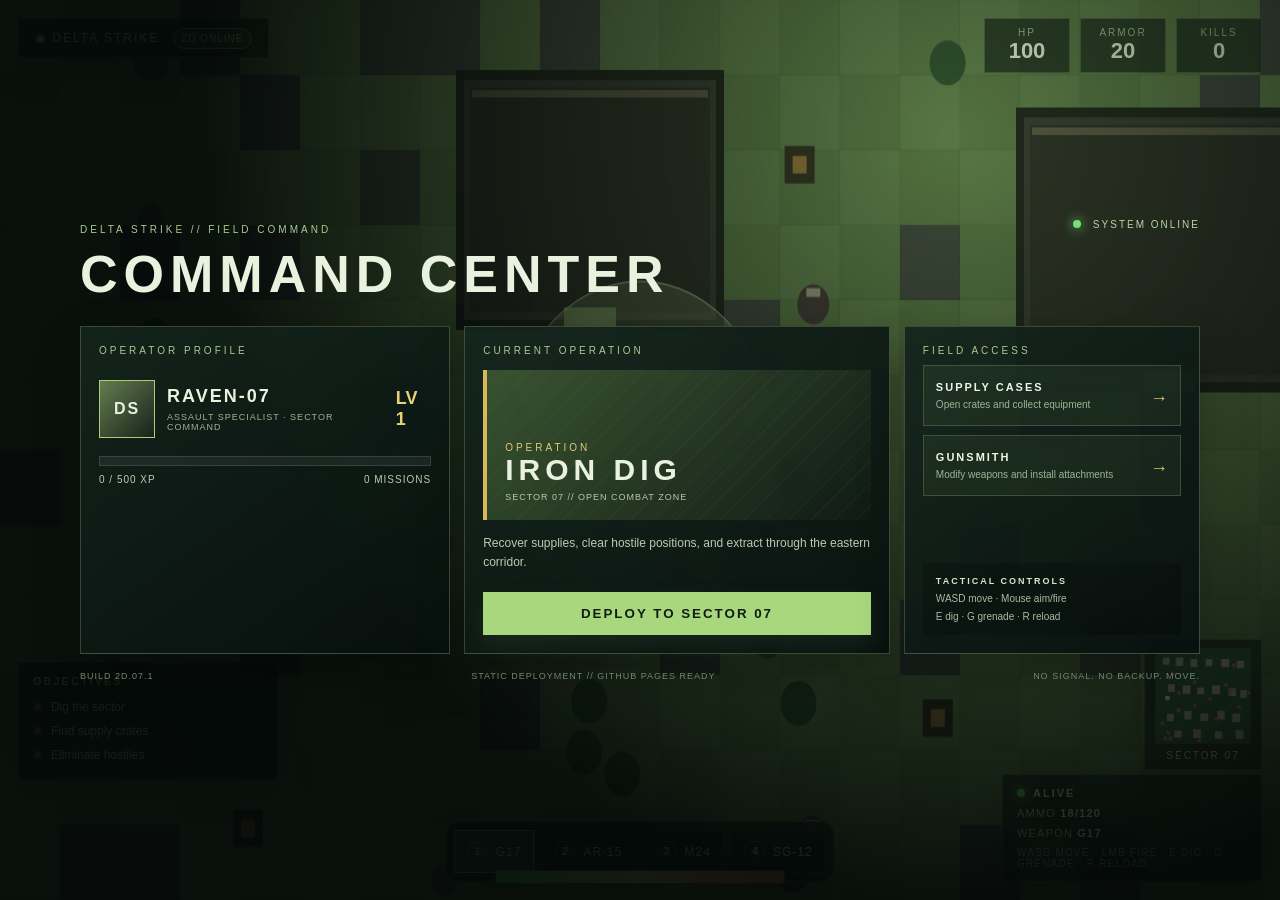
<file: index.html>
<!DOCTYPE html>
<html lang="en">
<head>
<meta charset="UTF-8"><meta name="viewport" content="width=device-width,initial-scale=1.0"><title>Delta Strike // Command Center</title>
<link rel="stylesheet" href="style.css"><link rel="stylesheet" href="tactical2d.css"><link rel="stylesheet" href="crate-system.css"><link rel="stylesheet" href="main-page.css"><link rel="stylesheet" href="gunsmith.css">
</head>
<body>
<div id="game-shell">
<canvas id="gameCanvas" width="1280" height="720"></canvas>
<div id="hud">
<div class="top-left hud-card">◉ DELTA STRIKE <span class="online">2D ONLINE</span></div>
<div class="top-right"><div class="stat"><small>HP</small><b id="hpValue">100</b></div><div class="stat"><small>ARMOR</small><b id="armorValue">20</b></div><div class="stat"><small>KILLS</small><b id="killValue">0</b></div></div>
<div class="mission hud-card"><strong>OBJECTIVES</strong><ul id="missionList"><li>Dig the sector</li><li>Find supply crates</li><li>Eliminate hostiles</li></ul></div>
<div class="weapon-bar hud-card"><button class="weapon active" data-weapon="pistol"><kbd>1</kbd><span>G17</span></button><button class="weapon" data-weapon="rifle"><kbd>2</kbd><span>AR-15</span></button><button class="weapon" data-weapon="sniper"><kbd>3</kbd><span>M24</span></button><button class="weapon" data-weapon="shotgun"><kbd>4</kbd><span>SG-12</span></button></div>
<div class="radar hud-card"><canvas id="radar" width="112" height="112"></canvas><label>SECTOR 07</label></div>
<div class="status hud-card"><b><em></em> ALIVE</b><span>AMMO <strong id="ammoValue">18/120</strong></span><span>WEAPON <strong id="weaponLabel">G17</strong></span><small>WASD MOVE · LMB FIRE · E DIG · G GRENADE · R RELOAD</small></div><div class="health"><span id="healthBar"></span></div>
</div>
<div id="startMenu" class="overlay main-overlay"><section class="main-page"><header class="main-header"><div><span class="eyebrow">DELTA STRIKE // FIELD COMMAND</span><h1>COMMAND CENTER</h1></div><span class="connection"><i></i> SYSTEM ONLINE</span></header><div class="main-grid"><div class="operator-card panel-card"><div class="section-label">OPERATOR PROFILE</div><div class="operator-row"><div class="operator-avatar">DS</div><div><h2>RAVEN-07</h2><p>ASSAULT SPECIALIST · SECTOR COMMAND</p></div><b id="profileLevel">LV 1</b></div><div class="xp-track"><span id="profileXPBar"></span></div><div class="profile-meta"><span id="profileXP">0 / 500 XP</span><span id="profileMissions">0 MISSIONS</span></div></div><div class="mission-card panel-card"><div class="section-label">CURRENT OPERATION</div><div class="mission-art"><span>OPERATION</span><b>IRON DIG</b><small>SECTOR 07 // OPEN COMBAT ZONE</small></div><p>Recover supplies, clear hostile positions, and extract through the eastern corridor.</p><button id="startBtn" class="primary main-start">DEPLOY TO SECTOR 07</button></div><div class="quick-card panel-card"><div class="section-label">FIELD ACCESS</div><button id="openCratePage" class="quick-action"><b>SUPPLY CASES</b><small>Open crates and collect equipment</small><strong>→</strong></button><button id="openGunsmith" class="quick-action"><b>GUNSMITH</b><small>Modify weapons and install attachments</small><strong>→</strong></button><div class="controls-box"><b>TACTICAL CONTROLS</b><span>WASD move · Mouse aim/fire</span><span>E dig · G grenade · R reload</span></div></div></div><footer class="main-footer"><span>BUILD 2D.07.1</span><span>STATIC DEPLOYMENT // GITHUB PAGES READY</span><span>NO SIGNAL. NO BACKUP. MOVE.</span></footer></section></div>
<div id="gameOver" class="overlay hidden"><section class="menu"><small>COMBAT REPORT</small><h2>MISSION FAILED</h2><p id="gameOverText">Operator down.</p><button id="restartBtn" class="primary">REDEPLOY</button></section></div>
<div id="crateModal" class="crate-modal hidden" aria-hidden="true"><section class="crate-screen"><button id="closeCratePage" class="crate-close">×</button><div class="crate-topline"><span>SUPPLY NETWORK // SECTOR 07</span><b>CASE INVENTORY</b></div><div class="crate-stage"><div class="scan-ring"></div><div id="caseVisual" class="case-visual"><div class="case-handle"></div><div class="case-lock"></div><div class="case-mark">DS</div></div><div class="crate-status" id="crateStatus">SEALED SUPPLY CASE</div></div><div class="reward-card"><small id="rewardRarity">READY</small><h2 id="rewardName">SELECT A SUPPLY CASE</h2><p id="rewardDetail">Open a case to receive equipment, a weapon skin, and operator XP.</p><div class="reward-stats"><span id="rewardType">—</span><span id="rewardXp">+0 XP</span></div></div><div class="crate-actions"><button id="openCaseBtn" class="primary">OPEN SUPPLY CASE</button><button id="claimRewardBtn" class="secondary hidden">CLAIM REWARD</button></div><div class="inventory-strip" id="inventoryStrip"></div><div class="rarity-key"><span class="common">COMMON</span><span class="uncommon">UNCOMMON</span><span class="rare">RARE</span><span class="epic">EPIC</span><span class="legendary">LEGENDARY</span></div></section></div>
<div id="gunsmithModal" class="gunsmith-modal hidden" aria-hidden="true"><section class="gunsmith-screen"><button id="closeGunsmith" class="crate-close">×</button><header class="gunsmith-header"><span>ARMORY // WEAPON MODIFICATION</span><b>GUNSMITH BENCH</b></header><div class="gunsmith-layout"><aside id="gunList" class="gun-list"></aside><main class="weapon-bench"><div class="bench-label">MODIFICATION BENCH <span id="benchStatus">READY</span></div><div id="weaponPreview" class="weapon-preview"><div class="preview-gun"></div><span id="previewName">G17</span></div><div class="attachment-slots" id="attachmentSlots"></div><div class="attachment-options" id="attachmentOptions"></div><button id="saveLoadout" class="primary">SAVE LOADOUT</button></main></div></section></div>
</div>
<script src="game2d.js"></script><script src="feature.js"></script><script src="crate-system.js"></script><script src="gunsmith.js"></script>
</body></html>
</file>
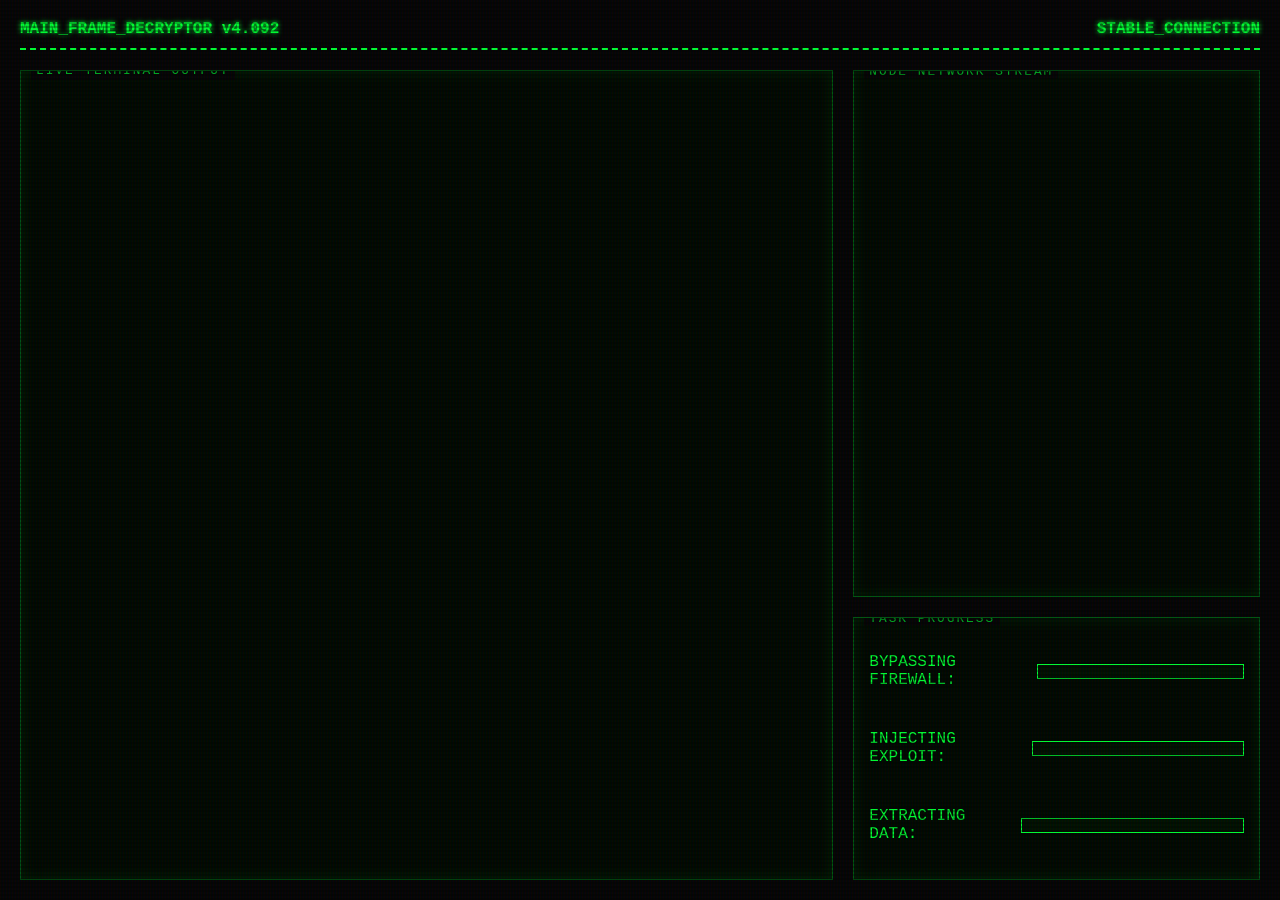
<file: hack.html>
<!DOCTYPE html>
<html lang="en">
<head>
    <meta charset="UTF-8">
    <meta name="viewport" content="width=device-width, initial-scale=1.0">
    <title>SYSTEM_OVERRIDE_INITIATED</title>
    <style>
        * {
            box-sizing: border-box;
            margin: 0;
            padding: 0;
        }

        body {
            background-color: #050505;
            color: #00ff33;
            font-family: 'Courier New', Courier, monospace;
            overflow: hidden;
            height: 100vh;
            width: 100vw;
            display: flex;
            flex-direction: column;
            padding: 20px;
            user-select: none;
        }

        /* Scanline effect */
        body::before {
            content: " ";
            display: block;
            position: fixed;
            top: 0; left: 0; bottom: 0; right: 0;
            background: linear-gradient(rgba(18, 16, 16, 0) 50%, rgba(0, 0, 0, 0.25) 50%), linear-gradient(90deg, rgba(255, 0, 0, 0.06), rgba(0, 255, 0, 0.02), rgba(0, 0, 255, 0.06));
            z-index: 99999;
            background-size: 100% 4px, 3px 100%;
            pointer-events: none;
        }

        header {
            border-bottom: 2px dashed #00ff33;
            padding-bottom: 10px;
            margin-bottom: 20px;
            display: flex;
            justify-content: space-between;
            font-weight: bold;
            text-shadow: 0 0 5px #00ff33;
        }

        #grid-container {
            display: grid;
            grid-template-columns: 2fr 1fr;
            grid-template-rows: 2fr 1fr;
            gap: 20px;
            flex-grow: 1;
            height: calc(100vh - 100px);
        }

        .panel {
            border: 1px solid #005511;
            background-color: rgba(0, 10, 0, 0.85);
            padding: 15px;
            overflow: hidden;
            position: relative;
            box-shadow: inset 0 0 15px rgba(0, 255, 50, 0.1);
        }

        .panel-title {
            position: absolute;
            top: 0;
            left: 10px;
            transform: translateY(-50%);
            background: #050505;
            padding: 0 5px;
            font-size: 0.8rem;
            color: #00aa22;
            text-transform: uppercase;
            letter-spacing: 2px;
        }

        /* Console Output styling */
        #console {
            grid-row: 1 / 3;
            font-size: 0.95rem;
            line-height: 1.4;
            display: flex;
            flex-direction: column;
            justify-content: flex-end;
        }

        #log-container {
            overflow-y: auto;
            max-height: 100%;
            padding-right: 5px;
        }

        #log-container::-webkit-scrollbar {
            width: 5px;
        }
        #log-container::-webkit-scrollbar-thumb {
            background: #005511;
        }

        .line {
            margin-bottom: 4px;
            white-space: pre-wrap;
            word-break: break-all;
        }

        .success { color: #00ff33; text-shadow: 0 0 3px #00ff33; }
        .warn { color: #ffcc00; text-shadow: 0 0 3px #ffcc00; }
        .crit { color: #ff3333; text-shadow: 0 0 5px #ff3333; font-weight: bold; }
        .info { color: #00bfff; }

        /* Matrix Rain Panel */
        #matrix-panel {
            grid-column: 2;
            grid-row: 1;
        }
        canvas {
            position: absolute;
            top: 0;
            left: 0;
            width: 100%;
            height: 100%;
            opacity: 0.4;
        }

        /* Status / Progress Panel */
        #status-panel {
            grid-column: 2;
            grid-row: 2;
            display: flex;
            flex-direction: column;
            justify-content: space-around;
        }

        .stat-row {
            display: flex;
            justify-content: space-between;
            align-items: center;
        }

        .progress-bar {
            width: 60%;
            border: 1px solid #00ff33;
            height: 15px;
            position: relative;
            background: #001100;
        }

        .progress-fill {
            height: 100%;
            background-color: #00ff33;
            width: 0%;
            transition: width 0.4s ease;
            box-shadow: 0 0 8px #00ff33;
        }

        /* Final Troll Pop-up Overlay */
        #troll-overlay {
            position: fixed;
            top: 0; left: 0; width: 100%; height: 100%;
            background: rgba(0, 0, 0, 0.95);
            z-index: 100000;
            display: none;
            justify-content: center;
            align-items: center;
            flex-direction: column;
            text-align: center;
            color: #ff3333;
            border: 10px solid #ff3333;
        }

        #troll-overlay h1 {
            font-size: 4rem;
            margin-bottom: 20px;
            text-shadow: 0 0 20px #ff3333;
            animation: blink 0.8s infinite alternate;
        }

        #troll-overlay p {
            font-size: 1.5rem;
            color: #ffffff;
            font-family: sans-serif;
        }

        @keyframes blink {
            from { opacity: 1; }
            to { opacity: 0.2; }
        }
    </style>
</head>
<body>

    <header>
        <div>MAIN_FRAME_DECRYPTOR v4.092</div>
        <div id="clock">STABLE_CONNECTION</div>
    </header>

    <div id="grid-container">
        <!-- Live Console Terminal -->
        <div class="panel" id="console">
            <span class="panel-title">Live Terminal Output</span>
            <div id="log-container"></div>
        </div>

        <!-- Matrix Code Fall Visualizer -->
        <div class="panel" id="matrix-panel">
            <span class="panel-title">Node Network Stream</span>
            <canvas id="matrixCanvas"></canvas>
        </div>

        <!-- Systems Status and Progress bars -->
        <div class="panel" id="status-panel">
            <span class="panel-title">Task Progress</span>
            <div class="stat-row">
                <span>BYPASSING FIREWALL:</span>
                <div class="progress-bar"><div class="progress-fill" id="p1"></div></div>
            </div>
            <div class="stat-row">
                <span>INJECTING EXPLOIT:</span>
                <div class="progress-bar"><div class="progress-fill" id="p2"></div></div>
            </div>
            <div class="stat-row">
                <span>EXTRACTING DATA:</span>
                <div class="progress-bar"><div class="progress-fill" id="p3"></div></div>
            </div>
        </div>
    </div>

    <!-- The actual troll screen triggered at the end -->
    <div id="troll-overlay" id="trollScreen">
        <h1>⚠️ SYSTEM COMPROMISED ⚠️</h1>
        <p>Just kidding. You've been trolled! 😉</p>
        <p style="font-size: 1rem; margin-top: 20px; color: #888;">No files were harmed in the making of this prank.</p>
    </div>

    <script>
        // --- 1. TERMINAL TEXT GENERATOR ---
        const logContainer = document.getElementById('log-container');
        
        const logs = [
            { text: "[INIT] Establishing secure proxy link via Tor routing...", type: "info" },
            { text: "[OK] Tunnel active: Node-772.X99.IP_MASKED", type: "success" },
            { text: "[WARN] Target firewall detected: Sentinel Shield v8.4", type: "warn" },
            { text: "[EXEC] Deploying multi-threaded buffer overflow string...", type: "info" },
            { text: ">> 0x7FFFCC23A -> Overwriting register EAX...", type: "line" },
            { text: ">> 0x7FFFCC24F -> Injecting payload signature...", type: "line" },
            { text: "[SUCCESS] Security layer 1 breached successfully.", type: "success" },
            { text: "[INIT] Mapping local directory structures...", type: "info" },
            { text: "Found: /User/Documents/Confidential_Financials.xlsx", type: "warn" },
            { text: "Found: /User/Pictures/Embarrassing_Selfies/", type: "warn" },
            { text: "Found: /System32/Drivers/Core_Kernel.sys", type: "warn" },
            { text: "[EXEC] Initiating brute-force decryption on Master Key...", type: "info" },
            { text: "Trying hashes: [SHA-256] Match failure (0.002s)", type: "line" },
            { text: "Trying hashes: [SHA-256] Match failure (0.001s)", type: "line" },
            { text: "Trying hashes: [SHA-256] Match failure (0.004s)", type: "line" },
            { text: "[CRIT] ALARM TRIGGERED: Intrusion Detection System alert active!", type: "crit" },
            { text: "[EXEC] Deploying counter-measure scripts to mask hardware MAC...", type: "info" },
            { text: "[SUCCESS] IDS signal rerouted to dead-end server in Antarctica.", type: "success" },
            { text: "[PROGRESS] Cracking password hash database...", type: "info" },
            { text: ">> Admin account matching: 34%...", type: "line" },
            { text: ">> Admin account matching: 67%...", type: "line" },
            { text: ">> Admin account matching: 99%...", type: "line" },
            { text: "[SUCCESS] Root access granted. Host completely vulnerable.", type: "success" },
            { text: "[INIT] Downloading system core architecture...", type: "info" },
            { text: "Downloading: [████████████████████] 100% - Done.", type: "success" },
            { text: "[CRIT] TOTAL SYSTEM OVERRIDE IN 3... 2... 1...", type: "crit" }
        ];

        let logIndex = 0;
        function printLog() {
            if (logIndex < logs.length) {
                const currentData = logs[logIndex];
                const lineElem = document.createElement('div');
                lineElem.className = 'line ' + (currentData.type || '');
                lineElem.textContent = currentData.text;
                logContainer.appendChild(lineElem);
                
                // Keep scrolled to bottom
                logContainer.scrollTop = logContainer.scrollHeight;
                
                // Sync progress bars based on how far the script is
</file>
<file: style.css>
:root{--ink:#101916;--panel:rgba(14,25,22,.78);--line:rgba(211,230,190,.32);--green:#a9cd73;--amber:#edc35d;--red:#e05a4e}*{box-sizing:border-box}html,body{margin:0;width:100%;height:100%;overflow:hidden;background:radial-gradient(circle at top,#142822,#0b120f 65%);font-family:Segoe UI,Tahoma,sans-serif;color:#e5f3d8}body{display:flex;align-items:stretch;justify-content:center}#game-shell{position:relative;width:100vw;height:100vh;background:#0d1513;overflow:hidden}canvas{display:block;width:100%;height:100%;background:#8ca16d}#hud{position:absolute;inset:0;pointer-events:none}#hud .hud-card{position:absolute;background:rgba(10,18,16,.7);border:1px solid rgba(203,230,176,.22);box-shadow:0 0 0 1px rgba(125,157,112,.08),0 15px 30px rgba(0,0,0,.2);backdrop-filter:blur(8px)}.top-left{top:18px;left:18px;padding:12px 16px;font-size:12px;letter-spacing:2px;color:#d7f0c1}.online{margin-left:8px;padding:4px 8px;background:rgba(101,195,82,.2);border:1px solid rgba(130,225,113,.7);color:#c7f7b3;border-radius:999px;font-size:10px;letter-spacing:1px}.top-right{position:absolute;top:18px;right:18px;display:flex;gap:10px}.stat{min-width:86px;padding:8px 10px;background:rgba(8,18,15,.75);border:1px solid rgba(203,230,176,.22);text-align:center}.stat small{display:block;color:#9dbd88;font-size:10px;letter-spacing:2px}.stat b{font-size:22px;color:#f0f7e5}.mission{left:18px;bottom:120px;width:260px;padding:12px 14px}.mission strong{display:block;margin-bottom:8px;font-size:11px;letter-spacing:2px;color:#dbe9c2}.mission ul{list-style:none;padding:0;margin:0}.mission li{padding:5px 0;color:#edf4e4;font-size:12px;position:relative;padding-left:18px}.mission li:before{content:'◈';position:absolute;left:0;top:4px;color:#d9af61;font-size:12px}.weapon-bar{left:50%;transform:translateX(-50%);bottom:18px;display:flex;gap:8px;padding:8px;border-radius:14px}.weapon{position:relative;pointer-events:auto;display:flex;align-items:center;gap:8px;padding:10px 12px;border:1px solid rgba(203,230,176,.2);background:rgba(13,22,19,.7);color:#edf3e7;cursor:pointer;transition:.2s ease}.weapon.active{border-color:rgba(188,237,126,.7);background:rgba(72,110,66,.4)}.weapon kbd{font:700 11px/1 'Segoe UI',sans-serif;padding:4px 6px;border:1px solid rgba(255,255,255,.18);background:rgba(255,255,255,.04);border-radius:6px;color:#dbecc8}.weapon span{font-size:12px;letter-spacing:1px}.radar{right:18px;bottom:130px;width:118px;padding:8px 10px;text-align:center}.radar canvas{display:block;width:100%;background:rgba(8,20,14,.7);border:1px solid rgba(203,230,176,.22)}.radar label{display:block;margin-top:6px;font-size:10px;letter-spacing:2px;color:#d7e7bf}.status{right:18px;bottom:18px;width:260px;padding:12px 14px}.status b{display:flex;align-items:center;gap:8px;font-size:11px;letter-spacing:2px;color:#dfeccf}.status b em{display:inline-block;width:8px;height:8px;border-radius:50%;background:#69de72;box-shadow:0 0 10px rgba(105,222,114,.9)}.status span{display:block;margin-top:8px;font-size:11px;color:#c7d7b8;letter-spacing:1.2px}.status strong{color:#f2f9ef}.status small{display:block;margin-top:8px;font-size:10px;letter-spacing:1.2px;color:#9bb48f}.health{position:absolute;left:50%;bottom:16px;transform:translateX(-50%);width:290px;height:14px;background:rgba(0,0,0,.34);border:1px solid rgba(220,235,201,.3);overflow:hidden}.health span{display:block;height:100%;width:100%;background:linear-gradient(90deg,#3ddc67,#eee069,#ef7a62);transition:width .2s ease}.overlay{position:absolute;inset:0;display:grid;place-items:center;background:rgba(3,7,6,.72)}.menu{width:min(560px,92vw);padding:28px 26px;background:rgba(9,16,14,.83);border:1px solid rgba(203,230,176,.2);box-shadow:0 25px 60px rgba(0,0,0,.4);text-align:center}.menu small{display:block;color:#a2c484;font-size:11px;letter-spacing:3px;margin-bottom:10px}.menu h1{margin:0 0 14px;font-size:clamp(34px,4vw,58px);letter-spacing:8px;text-transform:uppercase}.menu p{margin:0 0 22px;color:#dfe9d8;font-size:13px;letter-spacing:2px;line-height:1.7}.primary,button{pointer-events:auto;cursor:pointer}.primary{border:none;background:#a9d77d;color:#101c14;padding:14px 20px;font-weight:800;letter-spacing:2px;text-transform:uppercase;box-shadow:0 10px 20px rgba(35,62,42,.4)}.crate-panel{margin-top:20px;padding:14px;background:rgba(18,32,26,.7);border:1px solid rgba(200,230,180,.18)}.crate-panel h3{margin:0 0 10px;font-size:11px;letter-spacing:3px;color:#c2e0ae}.#crateList{display:grid;grid-template-columns:repeat(2,minmax(0,1fr));gap:8px;margin:10px 0}.crate{display:flex;align-items:center;gap:8px;padding:8px;background:rgba(255,255,255,.03);border:1px solid rgba(255,255,255,.08);font-size:12px}.crate .swatch{width:10px;height:10px;border-radius:50%;display:inline-block}.profile-panel{margin:20px 0;padding:14px;background:rgba(26,39,31,.82);border:1px solid rgba(177,215,149,.25)}.profile-heading{display:flex;align-items:center;justify-content:space-between;font-size:11px;letter-spacing:2px;color:#dfeacc}.xp-track{margin-top:12px;width:100%;height:14px;background:rgba(255,255,255,.06);border:1px solid rgba(255,255,255,.12);overflow:hidden}#profileXPBar{display:block;height:100%;width:0;background:linear-gradient(90deg,#7edb72,#d6f789);transition:width .25s ease}.profile-meta{display:flex;align-items:center;justify-content:space-between;margin-top:10px;font-size:11px;letter-spacing:1px;color:#d9e9d1}.crate-anim{position:absolute;left:50%;top:20%;transform:translateX(-50%);pointer-events:none}.loot-box{width:220px;padding:18px;border:1px solid rgba(220,200,145,.6);background:rgba(20,26,18,.9);box-shadow:0 12px 30px rgba(0,0,0,.3);text-align:center}.lid{width:100%;height:12px;background:linear-gradient(90deg,#d5b670,#9f7b42);margin-bottom:12px}#crateAnimIcon{width:42px;height:42px;border-radius:50%;margin:10px auto;background:#e36b32;display:grid;place-items:center}#crateAnimName{display:block;font-size:12px;letter-spacing:2px;margin-top:8px}#crateAnimReward{display:block;font-size:12px;color:#dfe8d0;margin-top:8px}.hidden{display:none !important}
</file>
<file: tactical2d.css>
/* Tactical controls and extraction marker for the 2D Delta Force interface. */
#tacticalAddonPanel{position:absolute;left:18px;top:76px;width:190px;padding:10px 12px;background:rgba(8,18,15,.74);border:1px solid rgba(203,230,176,.22);color:#cfe7bd;font-size:10px;letter-spacing:1px;line-height:1.6;pointer-events:none;z-index:4}#tacticalAddonPanel b,#tacticalAddonPanel span{display:block}#tacticalAddonPanel b{margin-bottom:4px;color:#edf9df;font-size:10px;letter-spacing:2px}#tacticalAddonPanel span:last-child{margin-top:5px;color:#9fc38b}@media(max-width:700px){#tacticalAddonPanel{display:none}.menu{padding:20px 15px}.top-right{gap:4px;right:8px}.top-left{left:8px}.stat{min-width:60px}.status{right:8px;width:200px}.mission{left:8px;width:200px}}
</file>
<file: crate-system.css>
/* Original tactical case-opening interface; inspired by military field consoles. */
.crate-modal{position:absolute;inset:0;z-index:20;display:grid;place-items:center;background:radial-gradient(circle at center,rgba(45,70,47,.4),rgba(3,8,7,.96) 70%);backdrop-filter:blur(10px)}.crate-screen{position:relative;width:min(960px,94vw);max-height:94vh;overflow:auto;padding:24px;background:linear-gradient(135deg,rgba(16,29,24,.98),rgba(7,14,13,.98));border:1px solid rgba(188,222,161,.35);box-shadow:0 30px 100px #000;color:#e8f2df}.crate-close{position:absolute;right:16px;top:12px;border:0;background:none;color:#b8ceb0;font-size:30px;cursor:pointer}.crate-topline{display:flex;justify-content:space-between;border-bottom:1px solid rgba(196,225,177,.2);padding-bottom:12px;font-size:11px;letter-spacing:2px;color:#a9ca95}.crate-topline b{color:#edf8e5}.crate-stage{position:relative;display:grid;place-items:center;min-height:250px;overflow:hidden;background:repeating-linear-gradient(0deg,rgba(255,255,255,.025) 0,rgba(255,255,255,.025) 1px,transparent 1px,transparent 5px);border:1px solid rgba(210,230,190,.12)}.scan-ring{position:absolute;width:210px;height:210px;border:1px dashed rgba(139,221,129,.45);border-radius:50%;animation:spin 12s linear infinite}.scan-ring:after{content:'';position:absolute;inset:22px;border:1px solid rgba(219,192,95,.35);border-radius:50%}.case-visual{position:relative;width:190px;height:110px;background:linear-gradient(160deg,#596254,#252d28 65%);border:6px solid #151b18;border-radius:8px;box-shadow:0 18px 35px #000,0 0 0 2px #9aa67f;transform:perspective(400px) rotateX(16deg);transition:.4s}.case-visual:before{content:'';position:absolute;left:-6px;right:-6px;top:-35px;height:38px;background:#414b40;border:6px solid #151b18;border-bottom:2px solid #9aa67f;border-radius:8px 8px 0 0;transform-origin:bottom;transition:1s}.case-visual.opened:before{transform:rotateX(-125deg);background:#727d5f}.case-visual.opening{animation:caseShake .12s linear infinite}.case-handle{position:absolute;left:70px;top:-20px;width:45px;height:20px;border:6px solid #151b18;border-bottom:0;border-radius:8px 8px 0 0}.case-lock{position:absolute;left:82px;top:40px;width:26px;height:30px;background:#d4b557;border:4px solid #25261b;border-radius:4px}.case-mark{position:absolute;right:14px;bottom:12px;color:#cbdc9a;font:bold 24px Arial;letter-spacing:3px}.crate-status{position:absolute;bottom:12px;color:#b5d99d;font-size:11px;letter-spacing:2px}.reward-card{margin-top:16px;padding:18px;background:rgba(5,12,10,.6);border-left:4px solid #a9cd73}.reward-card small{letter-spacing:3px;color:#a8c49b}.reward-card h2{margin:7px 0;color:#f1f7e9;letter-spacing:2px}.reward-card p{margin:0;color:#b8cbb1}.reward-stats{display:flex;justify-content:space-between;margin-top:14px;color:#e6cc77;font-size:12px;letter-spacing:1px}.crate-actions{display:flex;gap:10px;margin-top:14px}.secondary{border:1px solid rgba(186,219,155,.5);background:rgba(95,132,75,.18);color:#dcefd1;padding:12px 16px;letter-spacing:1px;cursor:pointer}.inventory-strip{display:flex;gap:8px;overflow-x:auto;margin-top:18px;padding:10px 0}.inventory-count{min-width:170px;padding:12px;background:rgba(255,255,255,.04);font-size:10px;letter-spacing:1px;color:#bcd3b2}.inventory-item{min-width:150px;padding:10px;border:1px solid rgba(255,255,255,.15);background:rgba(255,255,255,.04)}.inventory-item b,.inventory-item span,.inventory-item small{display:block}.inventory-item b{font-size:9px;letter-spacing:1px}.inventory-item span{margin-top:6px;color:#edf6e7;font-size:12px}.inventory-item small{margin-top:5px;color:#9eb59a;font-size:9px}.rarity-key{display:flex;flex-wrap:wrap;gap:14px;margin-top:10px;font-size:9px;letter-spacing:1px}.common{color:#aeb8ae}.uncommon{color:#78d58b}.rare{color:#62a9ff}.epic{color:#bd7cff}.legendary{color:#f0b94d;text-shadow:0 0 12px rgba(240,185,77,.55)}@keyframes spin{to{transform:rotate(360deg)}}@keyframes caseShake{0%,100%{transform:perspective(400px) rotateX(16deg) translateX(0)}50%{transform:perspective(400px) rotateX(16deg) translateX(5px)}}
</file>
<file: main-page.css>
.main-overlay{background:radial-gradient(circle at 75% 15%,rgba(86,126,68,.24),rgba(3,8,7,.92) 62%);overflow:auto}.main-page{width:min(1120px,94vw);padding:28px 0;color:#e8f2df}.main-header{display:flex;justify-content:space-between;align-items:flex-start;margin-bottom:22px}.eyebrow,.section-label{font-size:10px;letter-spacing:3px;color:#a8ca91}.main-header h1{margin:7px 0 0;font-size:clamp(28px,5vw,52px);letter-spacing:6px}.connection{font-size:10px;letter-spacing:2px;color:#b7d5a7}.connection i{display:inline-block;width:8px;height:8px;margin-right:7px;border-radius:50%;background:#75df79;box-shadow:0 0 12px #75df79}.main-grid{display:grid;grid-template-columns:1fr 1.15fr .8fr;gap:14px}.panel-card{background:linear-gradient(145deg,rgba(20,37,29,.94),rgba(8,16,14,.94));border:1px solid rgba(190,222,164,.25);box-shadow:0 20px 45px rgba(0,0,0,.24)}.operator-card,.mission-card,.quick-card{padding:18px}.operator-row{display:flex;align-items:center;gap:12px;margin:24px 0 18px}.operator-avatar{display:grid;place-items:center;width:58px;height:58px;border:1px solid #a9cd73;background:linear-gradient(135deg,#647c4f,#17231b);font-weight:900;letter-spacing:2px}.operator-row h2{margin:0;font-size:18px;letter-spacing:2px}.operator-row p{margin:5px 0 0;font-size:9px;color:#9cb493;letter-spacing:1px}.operator-row>b{margin-left:auto;color:#e7d277;font-size:18px}.xp-track{height:10px;background:rgba(255,255,255,.06);border:1px solid rgba(255,255,255,.12);overflow:hidden}.xp-track span{display:block;width:0;height:100%;background:linear-gradient(90deg,#74c873,#e6ef91);transition:width .25s}.profile-meta{display:flex;justify-content:space-between;margin-top:8px;font-size:10px;color:#b8cdb0;letter-spacing:1px}.stats-row{display:flex;justify-content:space-between;margin-top:28px;padding-top:14px;border-top:1px solid rgba(200,230,180,.14);font-size:8px;color:#91a98c;letter-spacing:1px}.stats-row b{display:block;color:#e0edcf;font-size:14px;margin-bottom:4px}.mission-art{display:flex;flex-direction:column;justify-content:end;min-height:150px;margin:14px 0;padding:18px;background:linear-gradient(135deg,rgba(72,102,57,.7),rgba(20,32,23,.35)),repeating-linear-gradient(135deg,transparent 0 14px,rgba(220,235,180,.05) 15px 16px);border-left:4px solid #d8b957}.mission-art span{font-size:10px;color:#dfcb78;letter-spacing:3px}.mission-art b{font-size:30px;letter-spacing:5px}.mission-art small{margin-top:5px;font-size:9px;color:#b5cba9;letter-spacing:1px}.mission-card>p{font-size:12px;line-height:1.6;color:#b8cbb1}.objective-list{display:grid;gap:8px;margin:18px 0}.objective-list span{font-size:10px;color:#d5e3ca}.objective-list span b{margin-left:8px;font-weight:500}.main-start{width:100%;margin-top:8px}.quick-card{display:flex;flex-direction:column;gap:9px}.quick-action{position:relative;padding:15px 36px 15px 12px;text-align:left;border:1px solid rgba(184,219,159,.22);background:rgba(92,132,73,.12);color:#edf5e7;cursor:pointer}.quick-action:hover{background:rgba(115,162,84,.25);border-color:#a9cd73}.quick-action b,.quick-action small{display:block}.quick-action b{font-size:11px;letter-spacing:2px}.quick-action small{margin-top:6px;color:#9cb695;font-size:10px}.quick-action strong{position:absolute;right:12px;top:22px;color:#d9c565;font-size:18px}.controls-box{display:grid;gap:7px;margin-top:auto;padding:13px;background:rgba(0,0,0,.2);font-size:10px;color:#a6bda0}.controls-box b{color:#d5e8c8;letter-spacing:2px;font-size:9px}.main-footer{display:flex;justify-content:space-between;margin-top:17px;color:#71866e;font-size:9px;letter-spacing:1px}@media(max-width:850px){.main-grid{grid-template-columns:1fr 1fr}.quick-card{grid-column:span 2}.main-page{padding:18px 0}}@media(max-width:560px){.main-header{display:block}.connection{display:block;margin-top:12px}.main-grid{grid-template-columns:1fr}.quick-card{grid-column:auto}.main-footer{display:grid;gap:7px}.main-header h1{letter-spacing:3px}.mission-art b{font-size:24px}}
</file>
<file: gunsmith.css>
.gunsmith-modal{position:absolute;inset:0;z-index:21;display:grid;place-items:center;background:radial-gradient(circle at 30% 20%,rgba(91,119,65,.28),rgba(3,8,7,.97) 70%);backdrop-filter:blur(9px)}.gunsmith-screen{position:relative;width:min(1000px,94vw);max-height:94vh;overflow:auto;padding:22px;background:linear-gradient(145deg,rgba(18,32,25,.98),rgba(7,13,12,.98));border:1px solid rgba(188,222,161,.35);box-shadow:0 30px 100px #000;color:#e7f2df}.gunsmith-header{display:flex;justify-content:space-between;padding-bottom:14px;border-bottom:1px solid rgba(190,220,170,.2);font-size:11px;letter-spacing:2px;color:#a9c99a}.gunsmith-header b{color:#ebf5e5}.gunsmith-layout{display:grid;grid-template-columns:230px 1fr;gap:18px;margin-top:18px}.gun-list{display:grid;align-content:start;gap:8px}.gun-choice{position:relative;padding:14px;text-align:left;background:rgba(255,255,255,.035);border:1px solid rgba(190,220,170,.18);color:#e2efdc;cursor:pointer}.gun-choice:hover,.gun-choice.active{background:rgba(104,151,80,.24);border-color:#a9cd73}.gun-choice b,.gun-choice small{display:block}.gun-choice b{font-size:16px;letter-spacing:2px}.gun-choice small{margin-top:5px;color:#9db594;font-size:9px;letter-spacing:1px}.gun-choice span{position:absolute;right:12px;top:22px;color:#e3ca67}.weapon-bench{padding:15px;background:rgba(0,0,0,.18);border:1px solid rgba(190,220,170,.14)}.bench-label{display:flex;justify-content:space-between;font-size:10px;letter-spacing:2px;color:#a7c99a}.bench-label span{color:#e2c96a}.weapon-preview{display:flex;align-items:center;justify-content:center;gap:28px;min-height:155px;margin:14px 0;background:repeating-linear-gradient(135deg,rgba(255,255,255,.03) 0 2px,transparent 2px 13px);border:1px solid rgba(255,255,255,.1)}.preview-gun{position:relative;width:280px;height:28px;background:linear-gradient(#707b6b,#252c27);border:4px solid #101613;box-shadow:0 8px 15px #000;transform:skewX(-12deg)}.preview-gun:before{content:'';position:absolute;left:46px;top:24px;width:48px;height:45px;background:#303a31;border:4px solid #101613;transform:skewX(12deg)}.preview-gun:after{content:'';position:absolute;right:-38px;top:3px;width:42px;height:17px;background:#1b241d;border:3px solid #101613}.weapon-preview>span{font-size:24px;letter-spacing:4px;color:#dfebd8}.attachment-slots{display:grid;grid-template-columns:repeat(4,1fr);gap:8px}.attachment-slot{padding:10px;background:rgba(255,255,255,.04);border:1px solid rgba(190,220,170,.17)}.attachment-slot small,.attachment-slot b{display:block}.attachment-slot small{font-size:9px;color:#94af8c;letter-spacing:1px}.attachment-slot b{margin-top:7px;color:#e2ca6b;font-size:11px}.attachment-options{display:grid;gap:10px;margin-top:16px}.option-group label{display:block;margin-bottom:6px;color:#9fbc98;font-size:9px;letter-spacing:2px}.option-group>div{display:flex;flex-wrap:wrap;gap:6px}.attachment-option{padding:8px 9px;border:1px solid rgba(190,220,170,.2);background:rgba(90,130,75,.12);color:#dcebd6;font-size:10px;cursor:pointer}.attachment-option:hover{border-color:#d7cb68;background:rgba(130,150,70,.25)}#saveLoadout{margin-top:18px;width:100%}@media(max-width:650px){.gunsmith-layout{grid-template-columns:1fr}.attachment-slots{grid-template-columns:repeat(2,1fr)}.weapon-preview{display:block;padding:20px}.preview-gun{width:80%;margin:25px auto 30px}.weapon-preview>span{display:block;text-align:center}}
</file>
